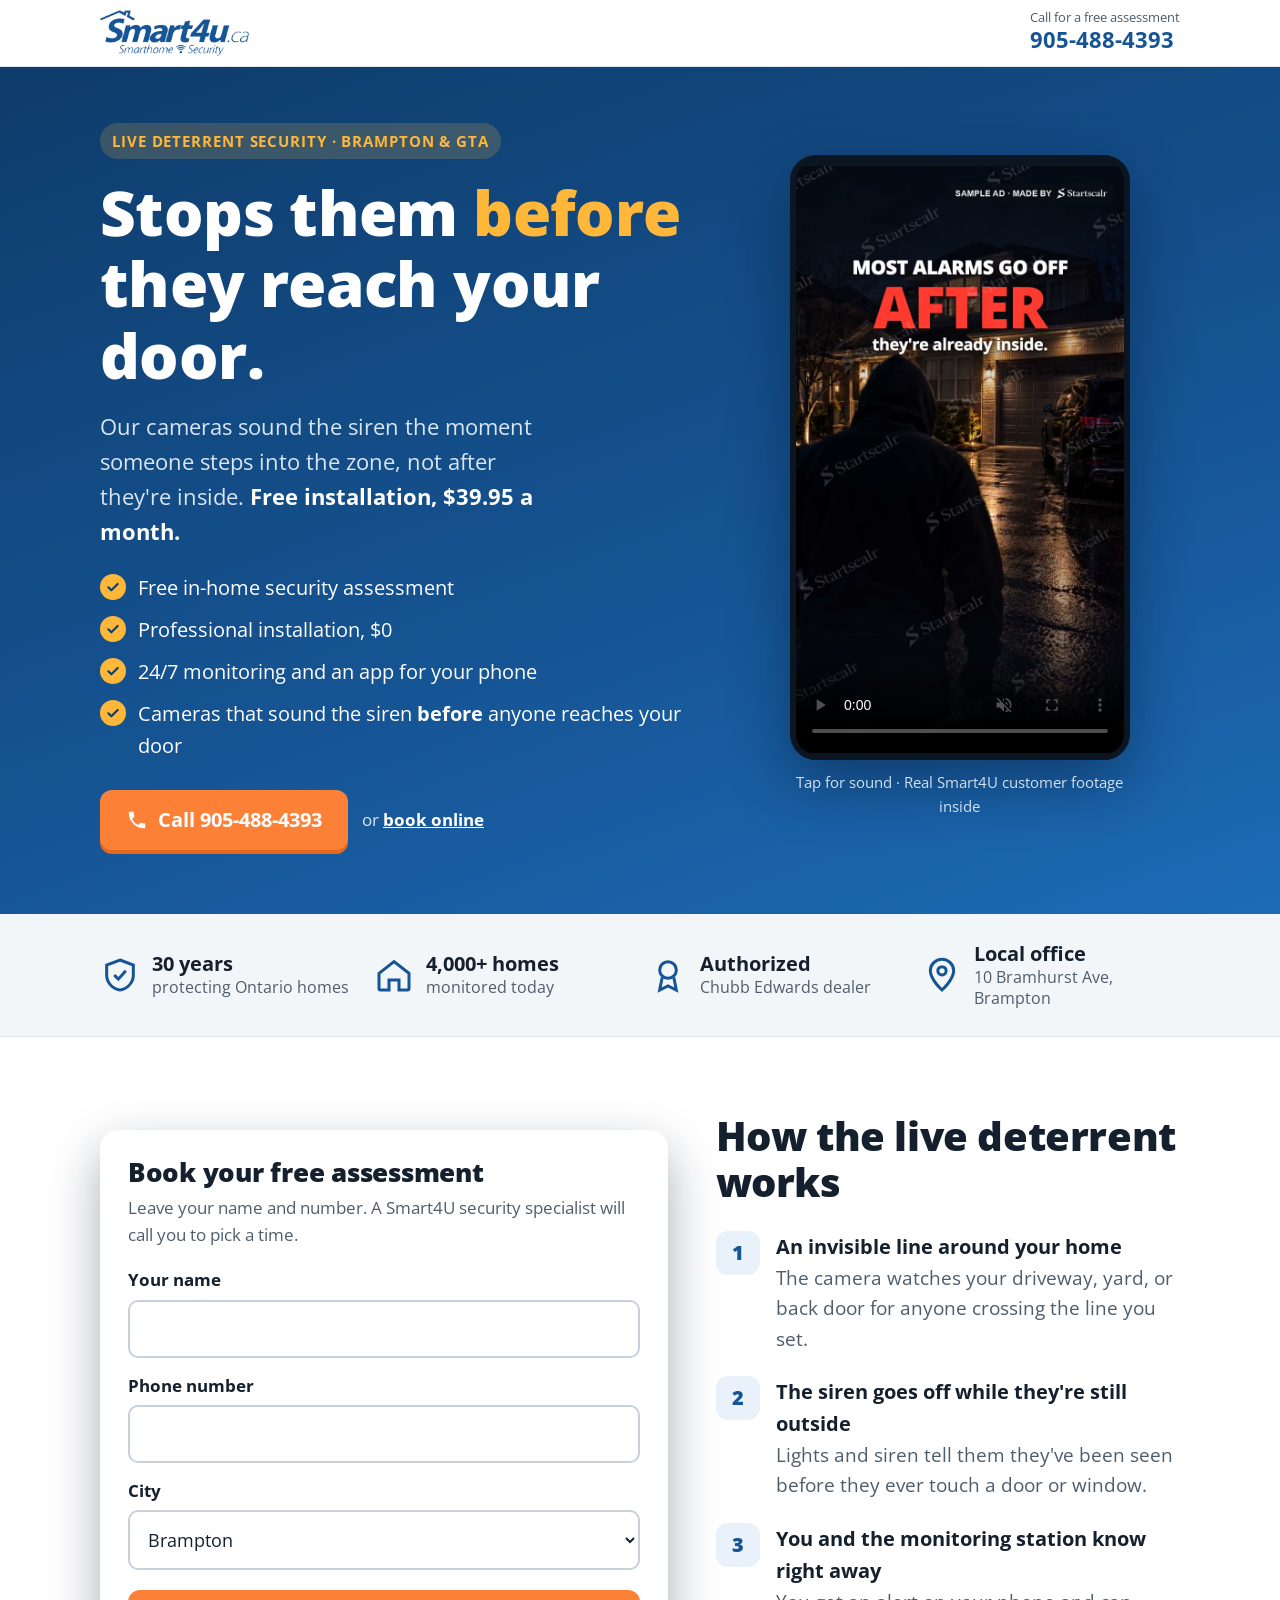
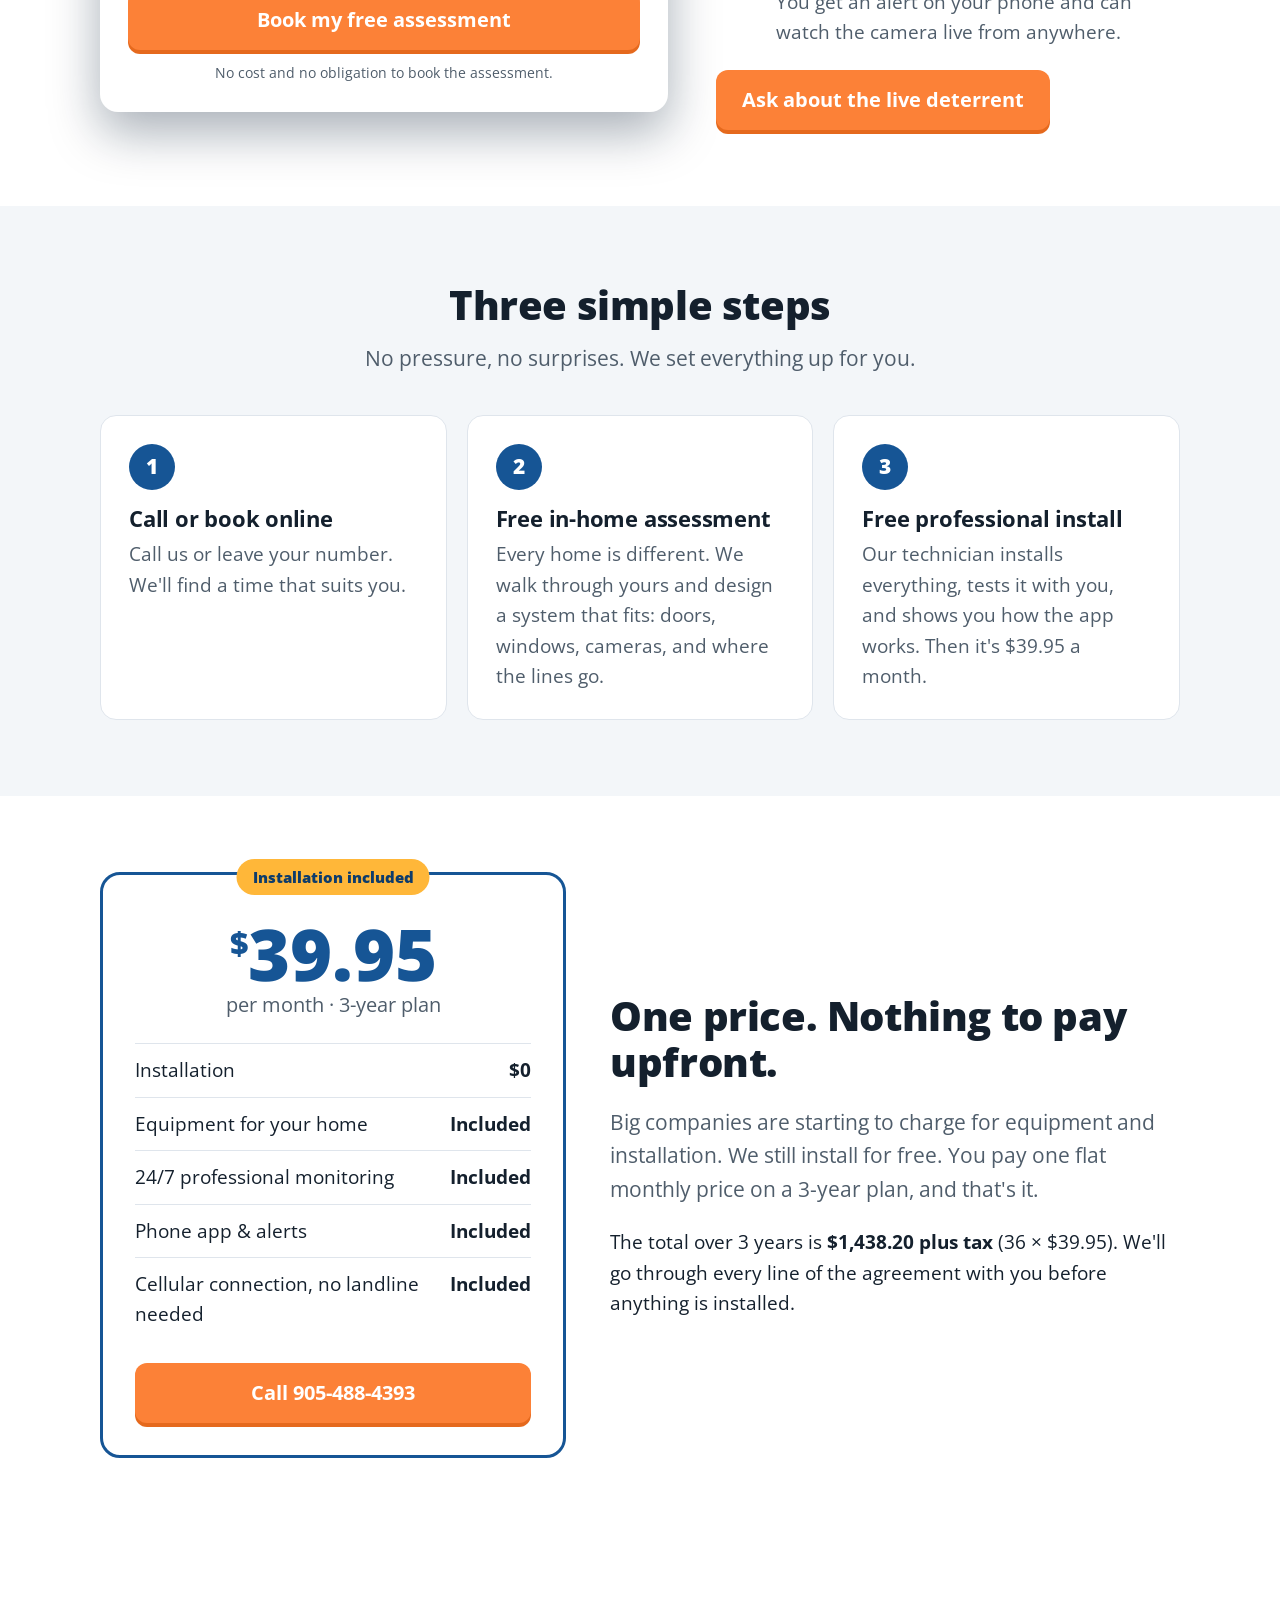
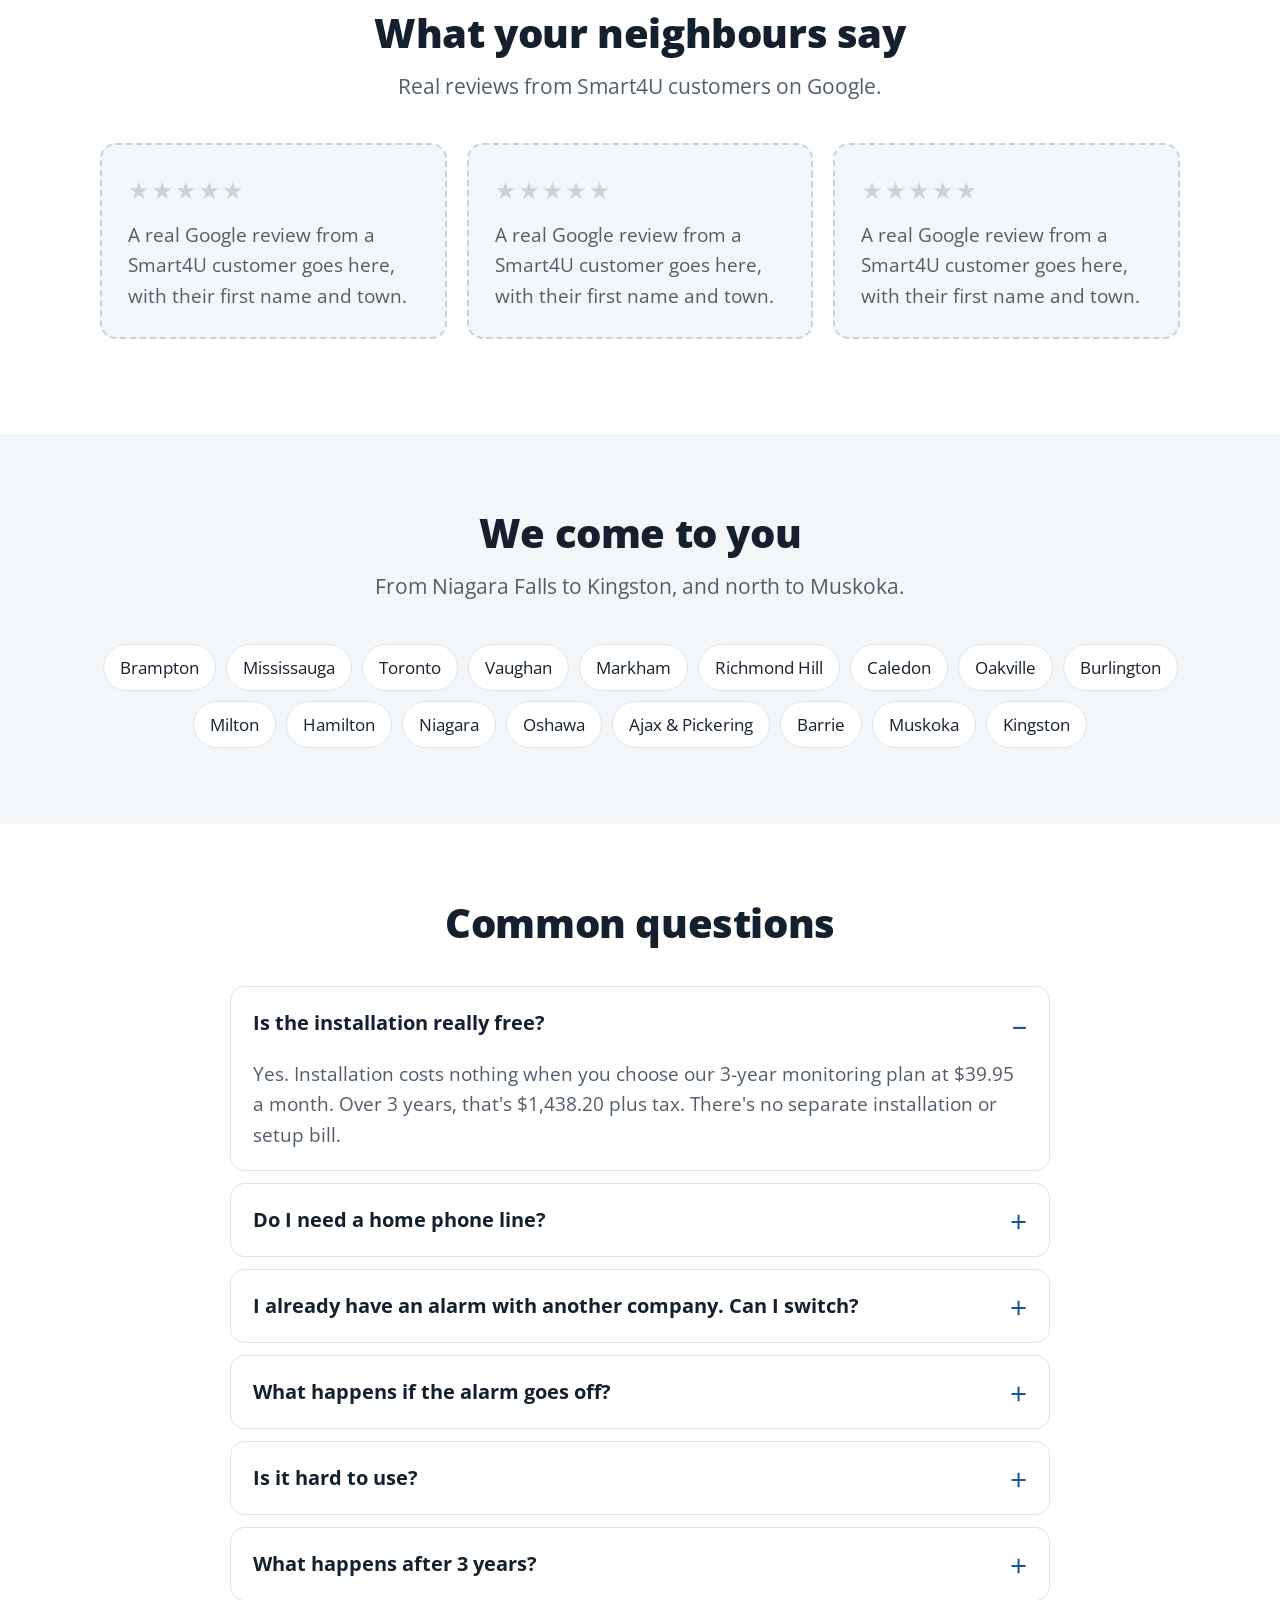
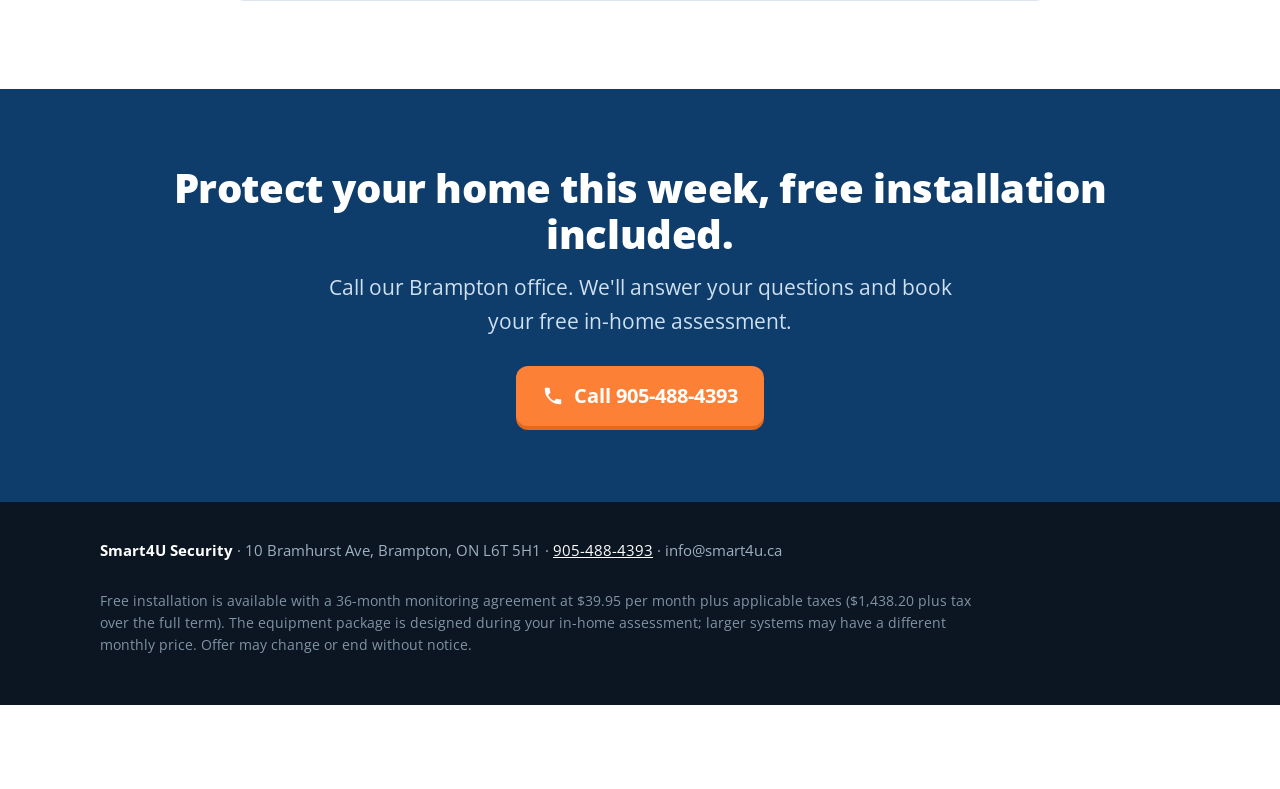
<file: index.html>
<!doctype html>
<html lang="en-CA">
<head>
<meta charset="utf-8">
<meta name="viewport" content="width=device-width, initial-scale=1">
<title>Free Home Security Installation | $39.95/mo | Smart4U Brampton & GTA</title>
<meta name="description" content="Get a monitored home security system installed free by Smart4U, a Brampton company. $39.95 a month on a 3-year plan. Live deterrent cameras sound the siren before they reach your door. Call 905-488-4393.">
<meta name="robots" content="noindex">
<link rel="preconnect" href="https://fonts.googleapis.com">
<link href="https://fonts.googleapis.com/css2?family=Open+Sans:wght@400;600;700;800&display=swap" rel="stylesheet">
<link rel="stylesheet" href="assets/lp.css?v=2">
</head>
<body class="hide-notes">

<header class="topbar">
  <div class="wrap">
    <img src="assets/smart4u-logo.png" alt="Smart4U Security" width="220" height="68">
    <a class="topcall" href="tel:+19054884393">
      <span><small>Call for a free assessment</small><b>905-488-4393</b></span>
    </a>
  </div>
</header>

<section class="hero">
  <div class="wrap">
    <div>
      <span class="eyebrow">Live deterrent security · Brampton &amp; GTA</span>
      <h1>Stops them <em>before</em> they reach your door.</h1>
      <p class="sub">Our cameras sound the siren the moment someone steps into the zone, not after they're inside. <b style="color:#fff">Free installation, $39.95 a month.</b></p>
      <ul class="checks">
        <li>Free in-home security assessment</li>
        <li>Professional installation, $0</li>
        <li>24/7 monitoring and an app for your phone</li>
        <li><span>Cameras that sound the siren <b>before</b> anyone reaches your door</span></li>
      </ul>
      <div class="hero-ctas">
        <a class="btn btn-call" href="tel:+19054884393"><svg viewBox="0 0 24 24" fill="currentColor"><path d="M6.6 10.8a15.1 15.1 0 0 0 6.6 6.6l2.2-2.2a1 1 0 0 1 1-.25 11.4 11.4 0 0 0 3.6.57 1 1 0 0 1 1 1V20a1 1 0 0 1-1 1A17 17 0 0 1 3 4a1 1 0 0 1 1-1h3.5a1 1 0 0 1 1 1c0 1.25.2 2.45.57 3.6a1 1 0 0 1-.25 1z"/></svg>Call 905-488-4393</a>
        <span class="alt">or <a href="#book">book online</a></span>
      </div>
      <span class="note">Demo note: price confirmed as $39.95 on the Oct 20 call. Confirm this is the base package and whether bigger homes cost more.</span>
    </div>

    <div class="hero-video">
      <video src="assets/video/live-deterrent-sample.mp4" poster="assets/video/live-deterrent-poster.jpg" controls playsinline muted autoplay loop preload="metadata"></video>
      <p>Tap for sound · Real Smart4U customer footage inside</p>
    </div>
  </div>
</section>

<div class="trust">
  <div class="wrap">
    <div><svg viewBox="0 0 24 24" fill="none" stroke="currentColor" stroke-width="1.8"><path d="M12 3l8 3v6c0 4.5-3.4 8.3-8 9-4.6-.7-8-4.5-8-9V6z"/><path d="M8.5 12l2.5 2.5 4.5-5"/></svg><span><b>30 years</b>protecting Ontario homes<br><span class="note">Confirm wording</span></span></div>
    <div><svg viewBox="0 0 24 24" fill="none" stroke="currentColor" stroke-width="1.8"><path d="M3 11l9-7 9 7v9a1 1 0 0 1-1 1h-5v-6H9v6H4a1 1 0 0 1-1-1z"/></svg><span><b>4,000+ homes</b>monitored today</span></div>
    <div><svg viewBox="0 0 24 24" fill="none" stroke="currentColor" stroke-width="1.8"><circle cx="12" cy="9" r="5"/><path d="M8.5 13.5L7 21l5-2.5 5 2.5-1.5-7.5"/></svg><span><b>Authorized</b>Chubb Edwards dealer</span></div>
    <div><svg viewBox="0 0 24 24" fill="none" stroke="currentColor" stroke-width="1.8"><path d="M12 21s-7-6.2-7-11.5a7 7 0 0 1 14 0C19 14.8 12 21 12 21z"/><circle cx="12" cy="9.5" r="2.5"/></svg><span><b>Local office</b>10 Bramhurst Ave, Brampton</span></div>
  </div>
</div>

<section class="deter">
  <div class="wrap">
    <div>
      <div class="card" id="book">
      <h2>Book your free assessment</h2>
      <p>Leave your name and number. A Smart4U security specialist will call you to pick a time.</p>
      <form data-lead>
        <label for="n1">Your name</label>
        <input id="n1" name="name" autocomplete="name" required>
        <label for="p1">Phone number</label>
        <input id="p1" name="phone" type="tel" autocomplete="tel" required>
        <label for="c1">City</label>
        <select id="c1" name="city">
          <option>Brampton</option><option>Mississauga</option><option>Toronto</option><option>Vaughan</option>
          <option>Oakville / Burlington</option><option>Hamilton / Niagara</option><option>Durham Region</option><option>Somewhere else</option>
        </select>
        <button class="btn btn-call" type="submit">Book my free assessment</button>
        <p class="small">No cost and no obligation to book the assessment.</p>
      </form>
      <div class="thanks"><b>Thank you, we got it.</b>A Smart4U specialist will call you shortly. Rather talk now? Call <a href="tel:+19054884393">905-488-4393</a>.</div>
    </div>
    </div>
    <div>
      <h2>How the live deterrent works</h2>
      <ul class="points">
        <li><span class="num">1</span><div><b>An invisible line around your home</b><span>The camera watches your driveway, yard, or back door for anyone crossing the line you set.</span></div></li>
        <li><span class="num">2</span><div><b>The siren goes off while they're still outside</b><span>Lights and siren tell them they've been seen before they ever touch a door or window.</span></div></li>
        <li><span class="num">3</span><div><b>You and the monitoring station know right away</b><span>You get an alert on your phone and can watch the camera live from anywhere.</span></div></li>
      </ul>
      <a class="btn btn-call" href="tel:+19054884393">Ask about the live deterrent</a>
    </div>
  </div>
</section>

<section class="steps">
  <div class="wrap">
    <div class="center"><h2>Three simple steps</h2><p class="lede">No pressure, no surprises. We set everything up for you.</p></div>
    <div class="grid">
      <div class="step"><div class="n">1</div><h3>Call or book online</h3><p>Call us or leave your number. We'll find a time that suits you.</p></div>
      <div class="step"><div class="n">2</div><h3>Free in-home assessment</h3><p>Every home is different. We walk through yours and design a system that fits: doors, windows, cameras, and where the lines go.</p></div>
      <div class="step"><div class="n">3</div><h3>Free professional install</h3><p>Our technician installs everything, tests it with you, and shows you how the app works. Then it's $39.95 a month.</p></div>
    </div>
  </div>
</section>

<section class="price">
  <div class="wrap">
    <div class="pricebox">
      <span class="flag">Installation included</span>
      <div class="amt"><sup>$</sup>39.95</div>
      <div class="per">per month · 3-year plan</div>
      <ul>
        <li><span>Installation</span><b>$0</b></li>
        <li><span>Equipment for your home</span><b>Included</b></li>
        <li><span>24/7 professional monitoring</span><b>Included</b></li>
        <li><span>Phone app &amp; alerts</span><b>Included</b></li>
        <li><span>Cellular connection, no landline needed</span><b>Included</b></li>
      </ul>
      <a class="btn btn-call" href="tel:+19054884393">Call 905-488-4393</a>
    </div>
    <div>
      <h2>One price. Nothing to pay upfront.</h2>
      <p class="lede">Big companies are starting to charge for equipment and installation. We still install for free. You pay one flat monthly price on a 3-year plan, and that's it.</p>
      <p>The total over 3 years is <b>$1,438.20 plus tax</b> (36 × $39.95). We'll go through every line of the agreement with you before anything is installed.</p>
      <span class="note">Demo note: "Big companies starting to charge" is from Fabián's call. Confirm what's included at $39.95, early-cancellation terms, and who owns the equipment after 36 months. Showing the total cost keeps the "free" claim compliant.</span>
    </div>
  </div>
</section>

<section class="reviews">
  <div class="wrap">
    <div class="center"><h2>What your neighbours say</h2><p class="lede">Real reviews from Smart4U customers on Google.</p></div>
    <div class="grid">
      <div class="review"><div class="stars">★★★★★</div><p>A real Google review from a Smart4U customer goes here, with their first name and town.</p></div>
      <div class="review"><div class="stars">★★★★★</div><p>A real Google review from a Smart4U customer goes here, with their first name and town.</p></div>
      <div class="review"><div class="stars">★★★★★</div><p>A real Google review from a Smart4U customer goes here, with their first name and town.</p></div>
    </div>
    <p style="text-align:center"><span class="note">Demo note: pulled live from Smart4U's Google Business Profile. Placeholders only, no made-up reviews.</span></p>
  </div>
</section>

<section class="area">
  <div class="wrap">
    <div class="center"><h2>We come to you</h2><p class="lede">From Niagara Falls to Kingston, and north to Muskoka.</p></div>
    <div class="chips">
      <span>Brampton</span><span>Mississauga</span><span>Toronto</span><span>Vaughan</span><span>Markham</span><span>Richmond Hill</span><span>Caledon</span><span>Oakville</span><span>Burlington</span><span>Milton</span><span>Hamilton</span><span>Niagara</span><span>Oshawa</span><span>Ajax &amp; Pickering</span><span>Barrie</span><span>Muskoka</span><span>Kingston</span>
    </div>
  </div>
</section>

<section>
  <div class="wrap">
    <div class="center"><h2>Common questions</h2></div>
    <div class="faq">
      <details open><summary>Is the installation really free?</summary><p>Yes. Installation costs nothing when you choose our 3-year monitoring plan at $39.95 a month. Over 3 years, that's $1,438.20 plus tax. There's no separate installation or setup bill.</p></details>
      <details><summary>Do I need a home phone line?</summary><p>No. Our systems connect over a cellular signal, so they keep working without a landline.</p></details>
      <details><summary>I already have an alarm with another company. Can I switch?</summary><p>Usually, yes. Tell us who your provider is and when your contract ends. We'll look at your current system and tell you honestly when switching makes sense.</p></details>
      <details><summary>What happens if the alarm goes off?</summary><p>The monitoring station is alerted right away, 24 hours a day, and you get a notification on your phone. With the live deterrent cameras, the siren can go off before anyone reaches your door. <span class="note">Confirm monitoring station name for this answer</span></p></details>
      <details><summary>Is it hard to use?</summary><p>No. Our technician shows you everything on install day, and you can arm or disarm from the keypad or your phone. If you get stuck, call us at 905-488-4393.</p></details>
      <details><summary>What happens after 3 years?</summary><p>We'll contact you before your plan ends to go over your options. <span class="note">Confirm with Smart4U: month-to-month rate, equipment ownership, upgrade offer</span></p></details>
    </div>
  </div>
</section>

<section class="final">
  <div class="wrap">
    <h2>Protect your home this week, free installation included.</h2>
    <p class="lede">Call our Brampton office. We'll answer your questions and book your free in-home assessment.</p>
    <a class="btn btn-call" href="tel:+19054884393"><svg viewBox="0 0 24 24" fill="currentColor"><path d="M6.6 10.8a15.1 15.1 0 0 0 6.6 6.6l2.2-2.2a1 1 0 0 1 1-.25 11.4 11.4 0 0 0 3.6.57 1 1 0 0 1 1 1V20a1 1 0 0 1-1 1A17 17 0 0 1 3 4a1 1 0 0 1 1-1h3.5a1 1 0 0 1 1 1c0 1.25.2 2.45.57 3.6a1 1 0 0 1-.25 1z"/></svg>Call 905-488-4393</a>
  </div>
</section>

<footer>
  <div class="wrap">
    <div><b>Smart4U Security</b> · 10 Bramhurst Ave, Brampton, ON L6T 5H1 · <a href="tel:+19054884393" style="color:#fff">905-488-4393</a> · info@smart4u.ca</div>
    <p class="fine">Free installation is available with a 36-month monitoring agreement at $39.95 per month plus applicable taxes ($1,438.20 plus tax over the full term). The equipment package is designed during your in-home assessment; larger systems may have a different monthly price. <span class="note">Confirm full terms (cancellation, credit check, equipment ownership) before launch</span> Offer may change or end without notice.</p>
  </div>
</footer>

<div class="callbar"><a class="btn btn-call" href="tel:+19054884393">Call 905-488-4393</a></div>
<button class="notes-toggle" type="button" hidden>Show demo notes</button>
<script src="assets/lp.js"></script>
</body>
</html>
</file>
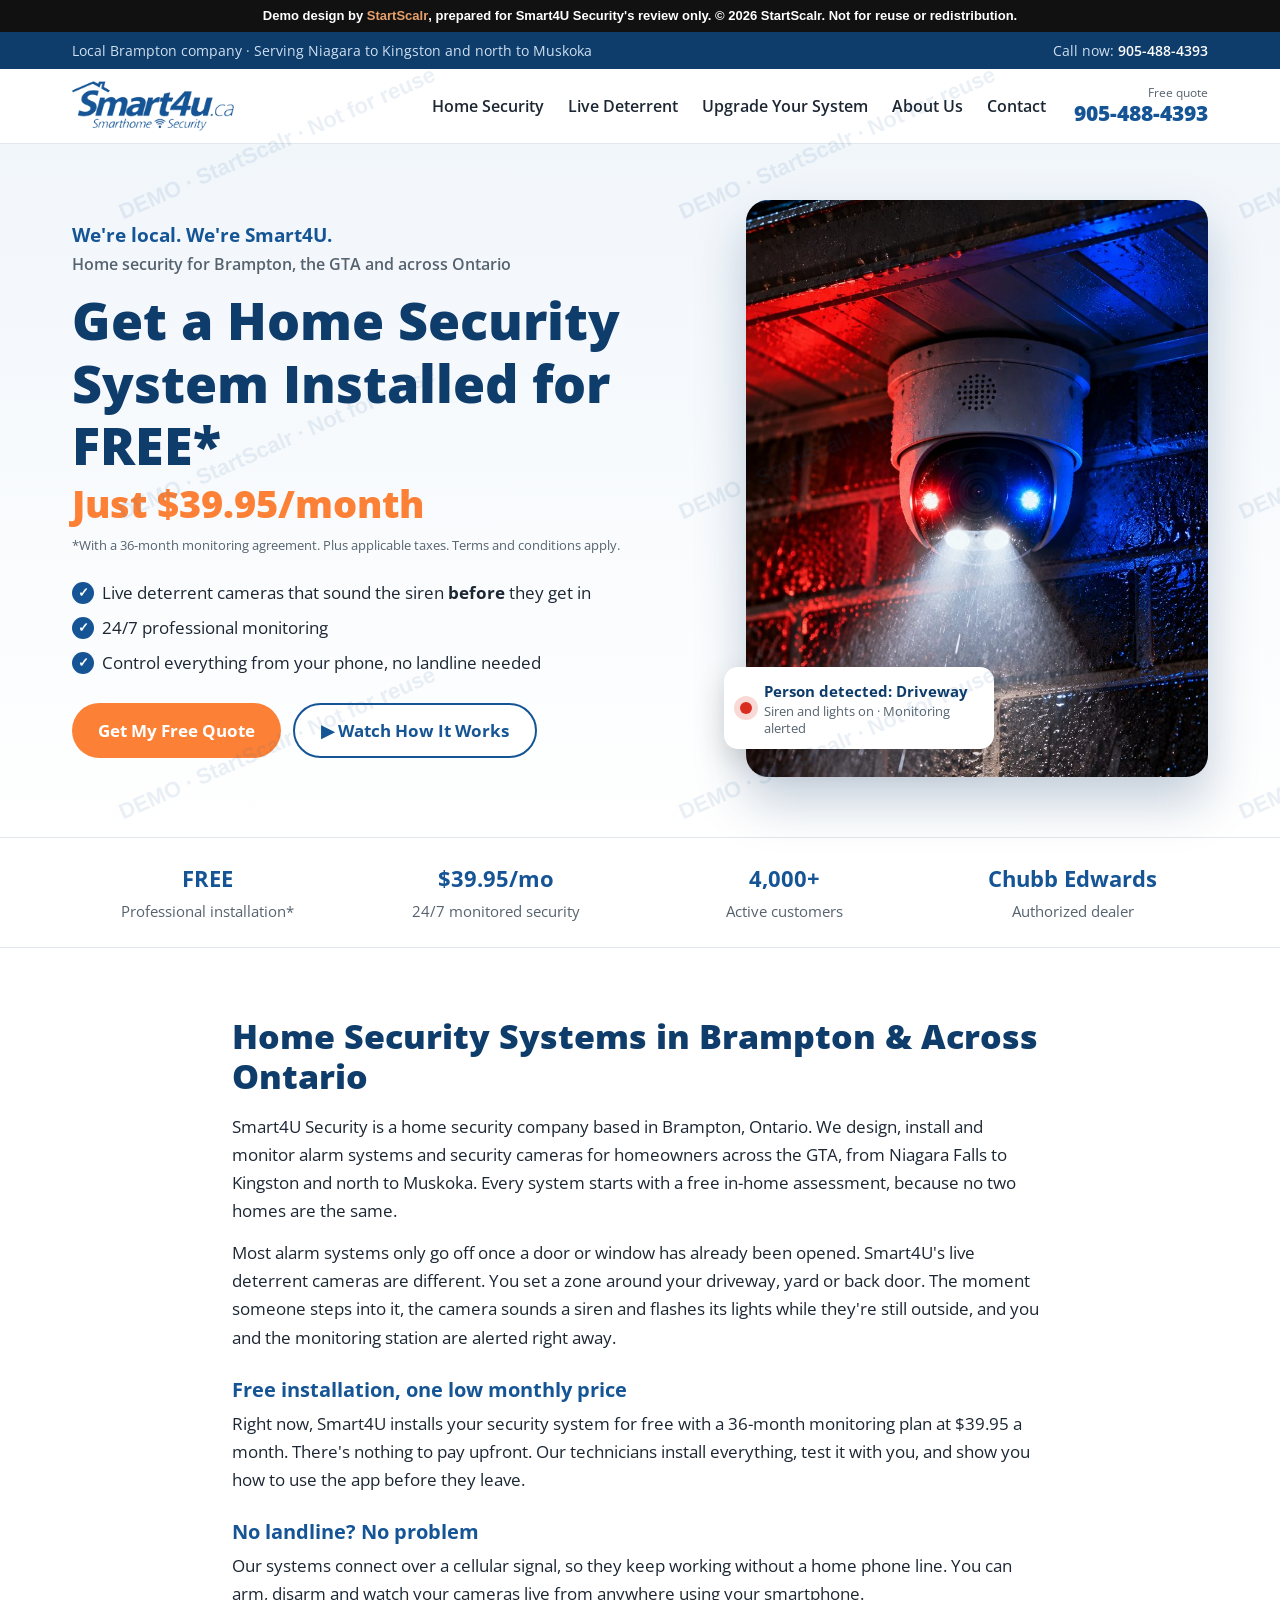
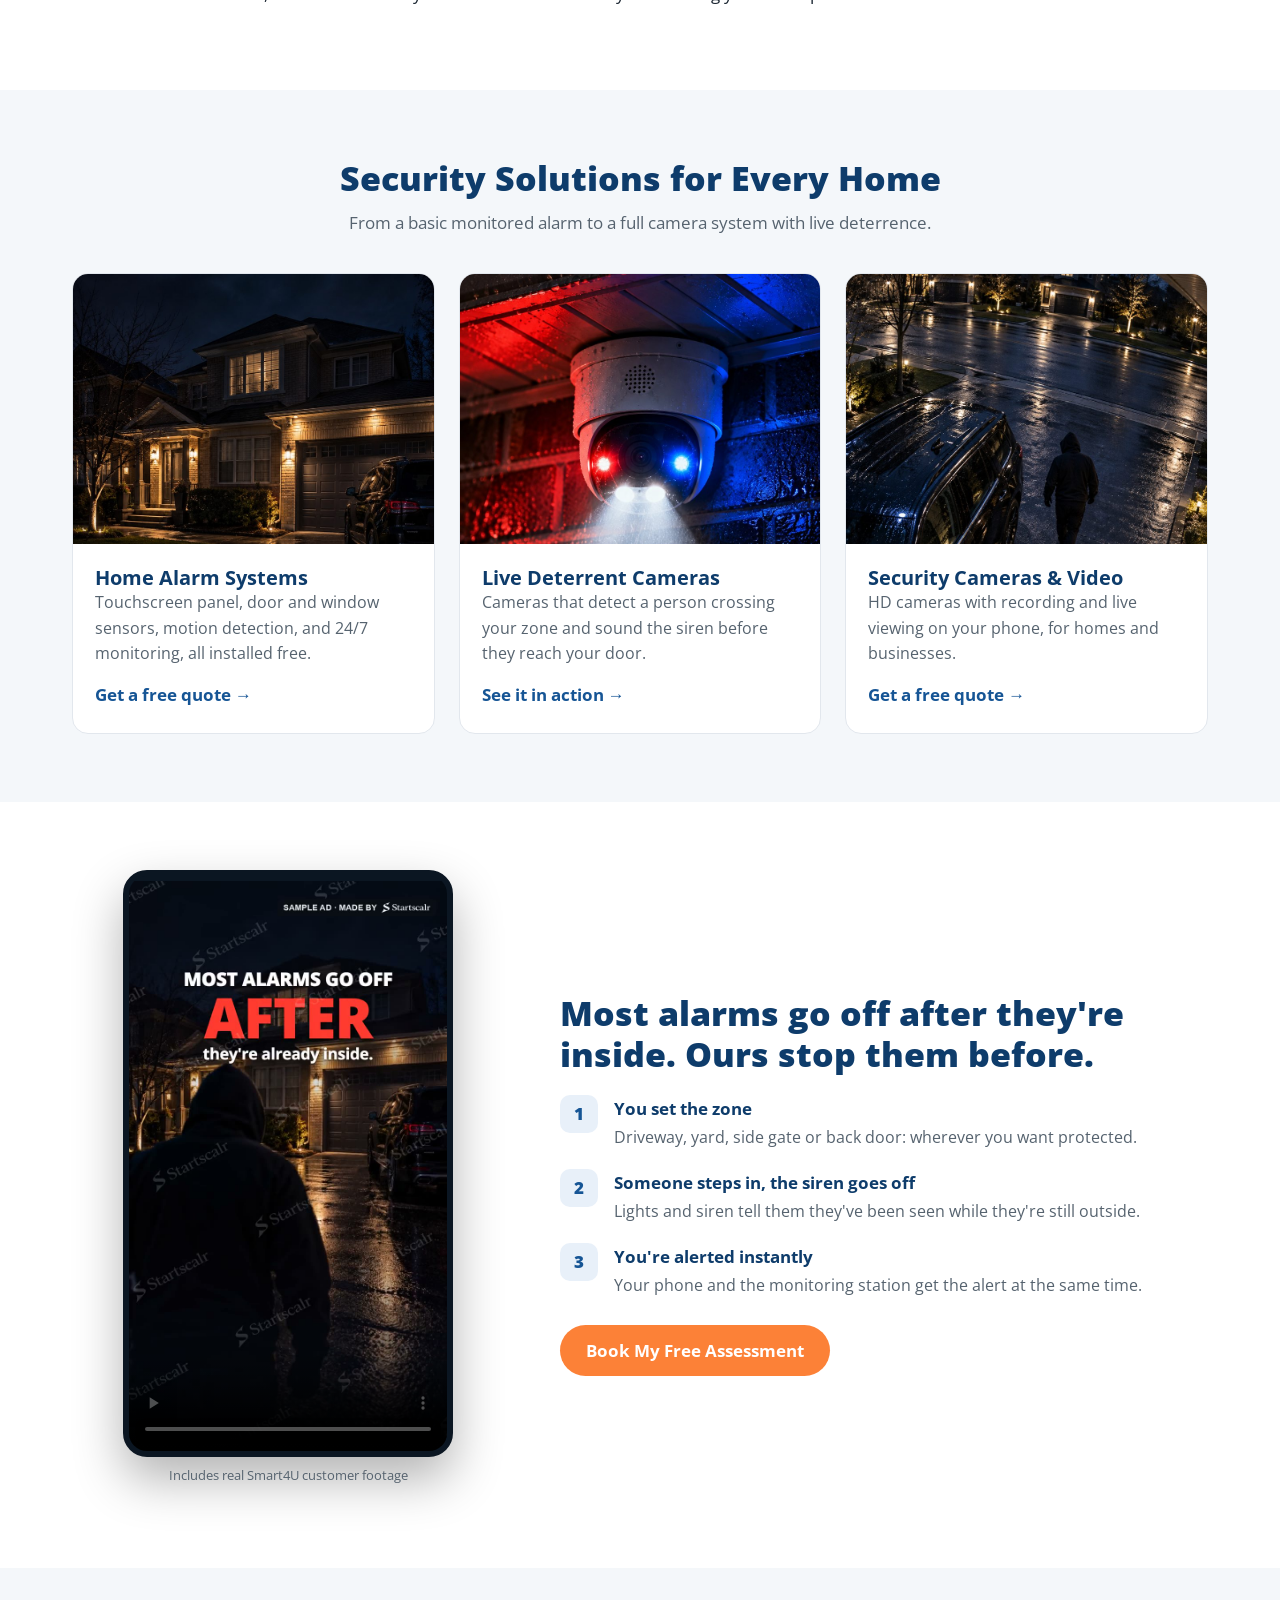
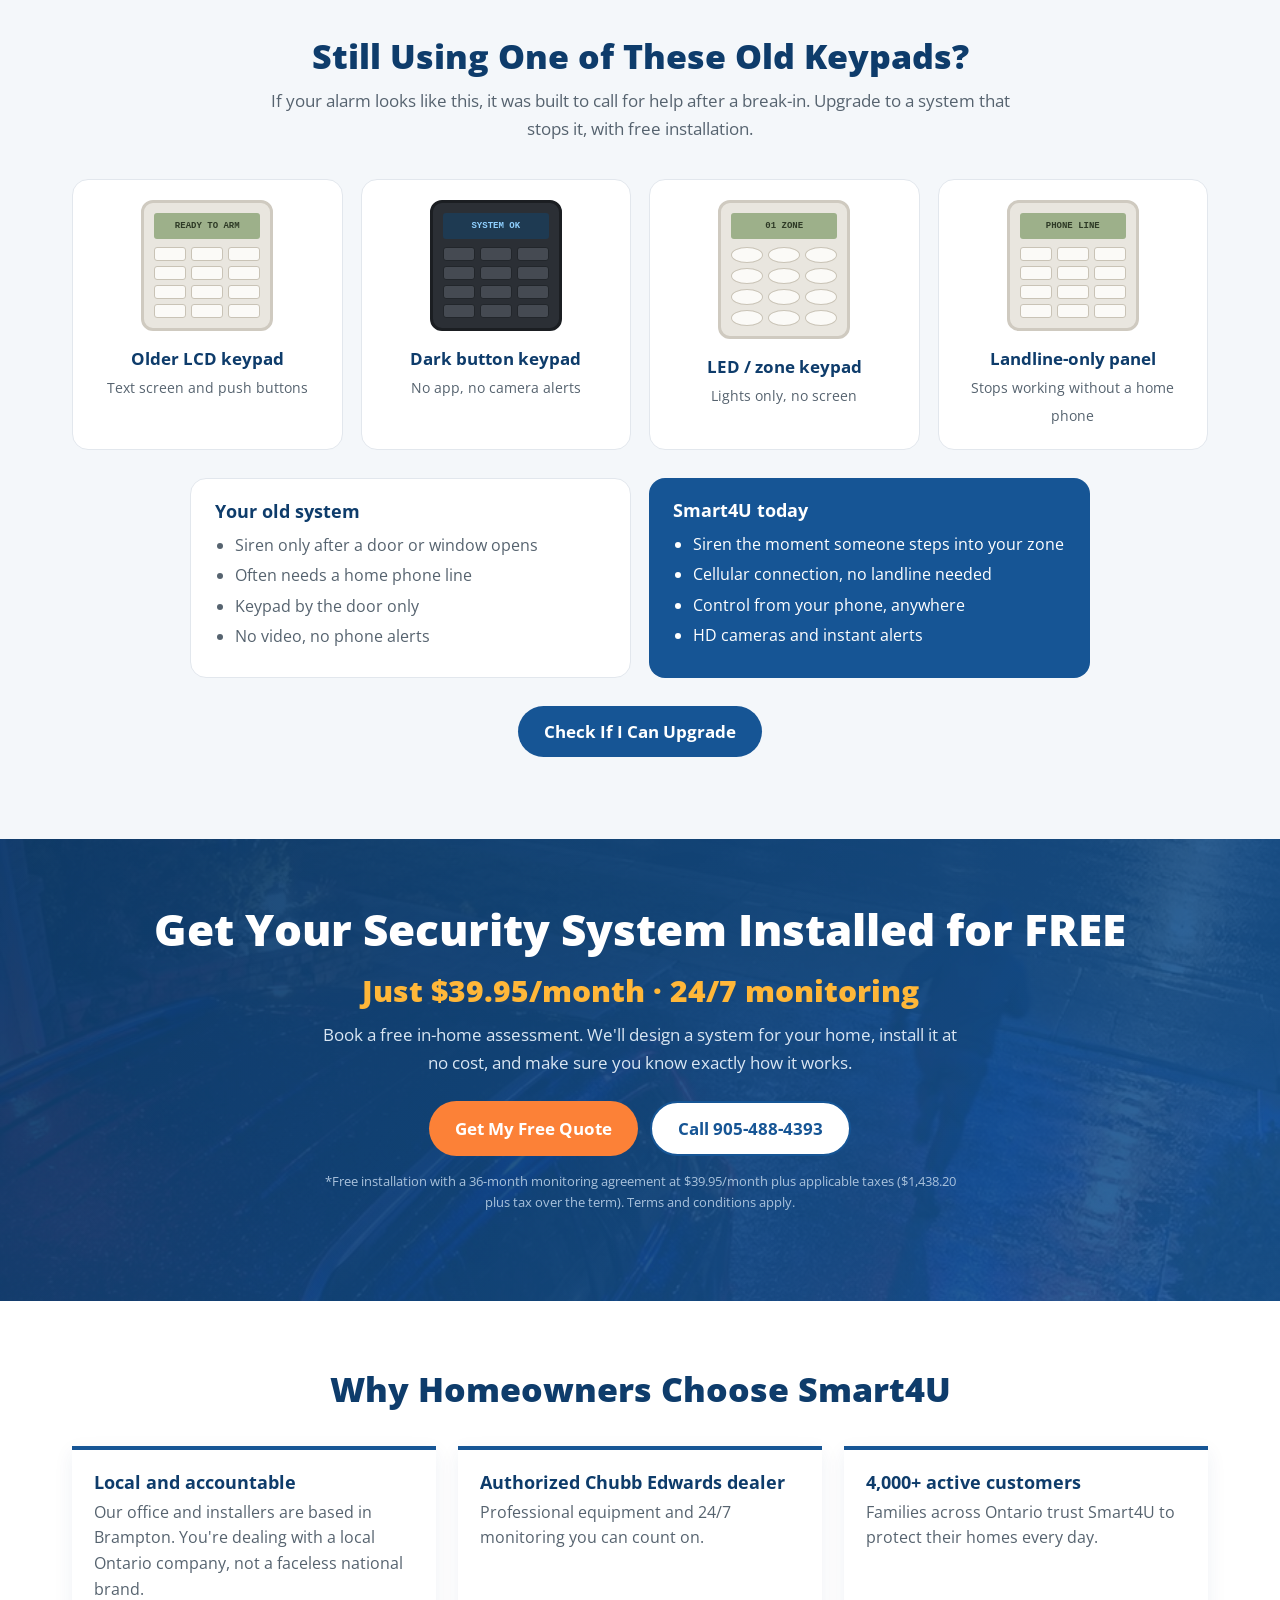
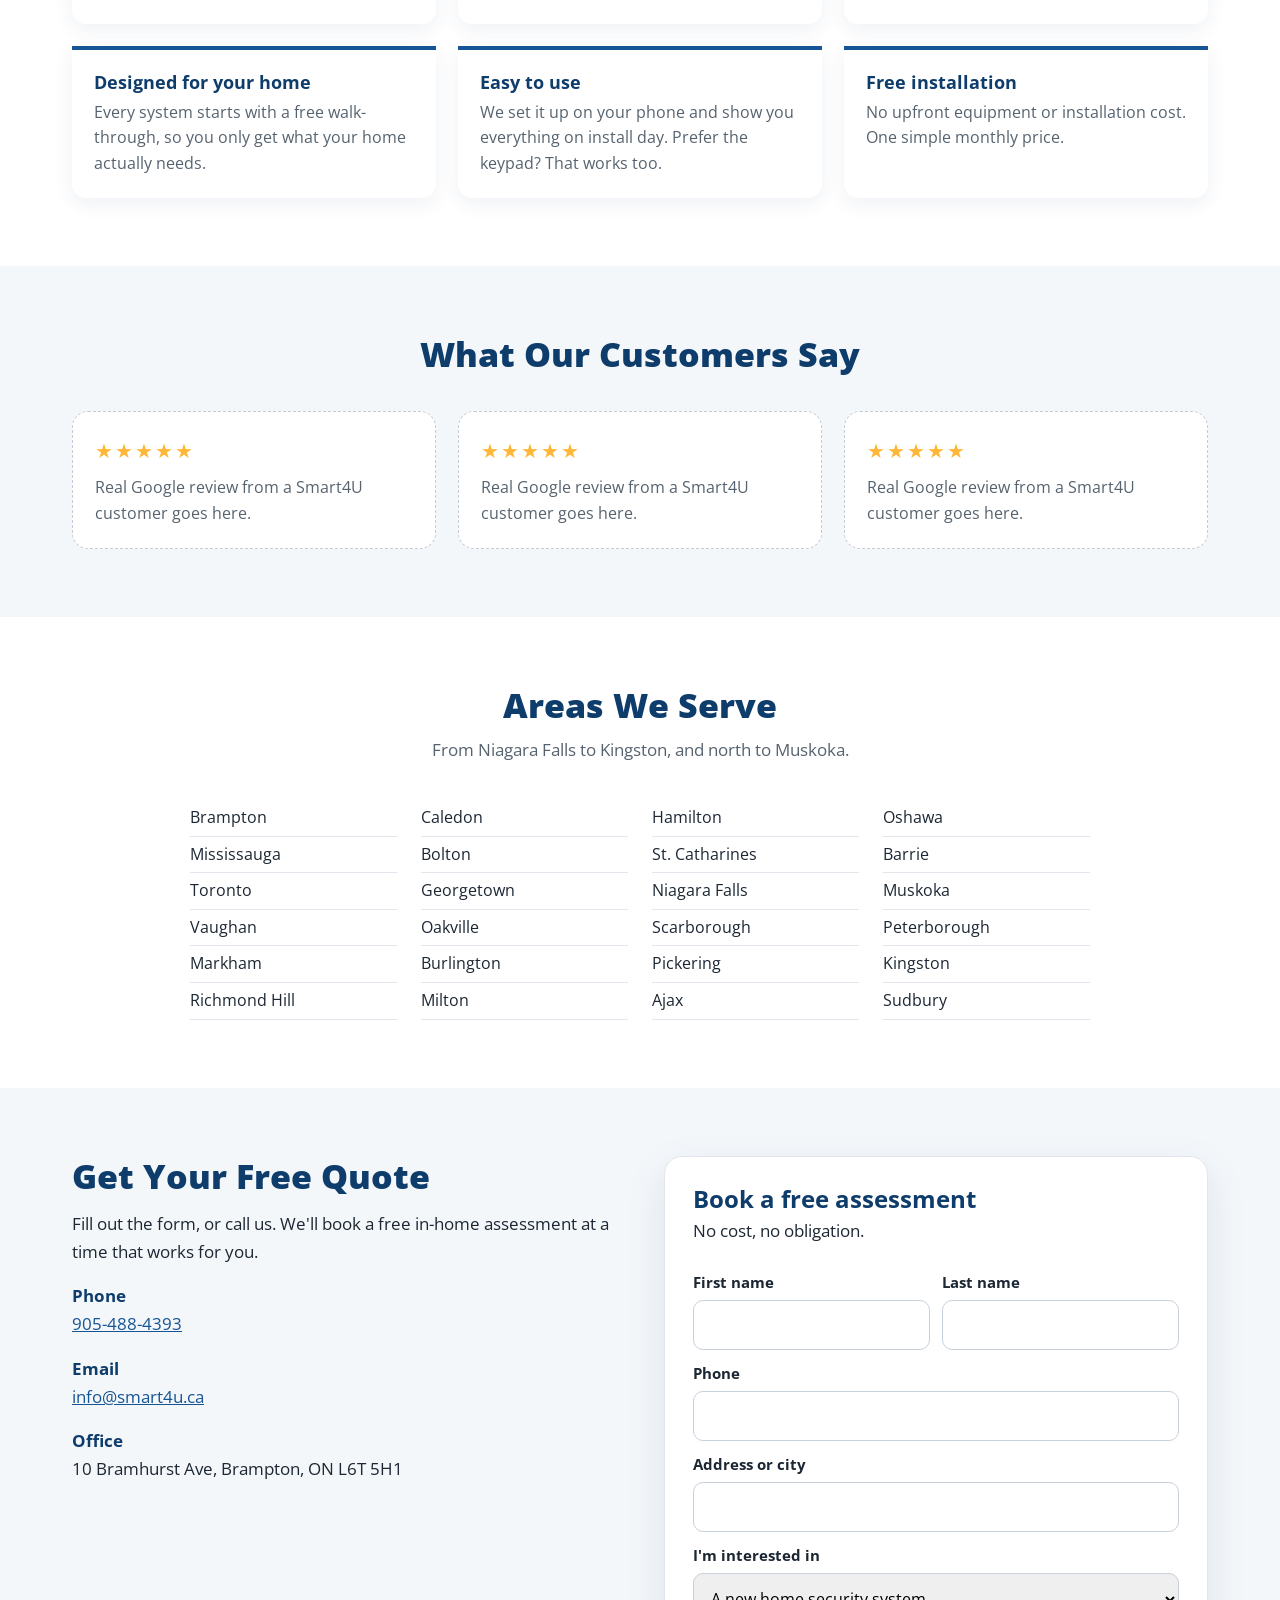
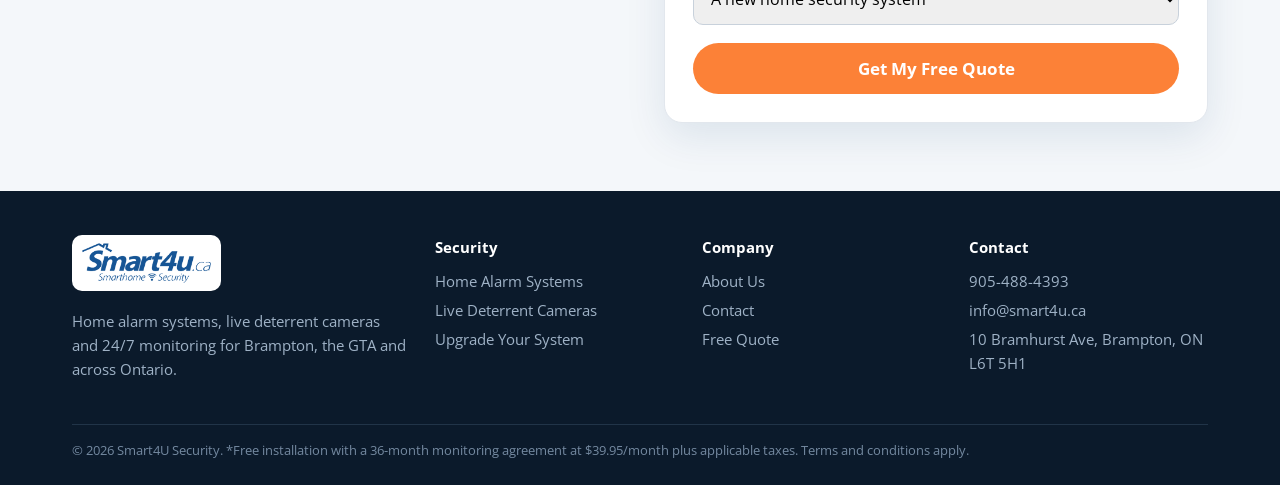
<file: website/index.html>
<!doctype html>
<html lang="en-CA">
<head>
<meta charset="utf-8">
<meta name="viewport" content="width=device-width, initial-scale=1">
<title>Smart4U Security | Home Alarm Systems & Live Deterrent Cameras | Brampton & GTA</title>
<meta name="description" content="Smart4U Security, Brampton. Get a free home alarm system installed with 24/7 monitoring from $39.95/month. Live deterrent cameras that stop intruders before they get in. Call 905-488-4393.">
<meta name="robots" content="noindex">
<link rel="preconnect" href="https://fonts.googleapis.com">
<link href="https://fonts.googleapis.com/css2?family=Open+Sans:wght@400;600;700;800&display=swap" rel="stylesheet">
<style>
:root{--blue:#165595;--navy:#0e3c6b;--ink:#1c2733;--muted:#56636f;--line:#e2e7ed;--soft:#f4f7fa;--orange:#fc8137;--orange-d:#e2681f;--yellow:#ffb739;--red:#d92d20}
*{box-sizing:border-box}
body{margin:0;font:17px/1.65 "Open Sans",Arial,sans-serif;color:var(--ink);background:#fff}
img{max-width:100%;display:block}
a{color:var(--blue)}
.wrap{max-width:1180px;margin:0 auto;padding:0 22px}
h1,h2,h3{line-height:1.2;margin:0;color:var(--navy)}
h2{font-size:clamp(26px,3.2vw,34px);font-weight:800}
h3{font-size:20px;font-weight:700}
p{margin:0 0 14px}
.btn{display:inline-flex;align-items:center;justify-content:center;gap:8px;font:700 17px "Open Sans",sans-serif;padding:14px 26px;border-radius:999px;text-decoration:none;border:0;cursor:pointer}
.btn-o{background:var(--orange);color:#fff}.btn-o:hover{background:var(--orange-d)}
.btn-b{background:var(--blue);color:#fff}.btn-b:hover{background:var(--navy)}
.btn-w{background:#fff;color:var(--blue);border:2px solid var(--blue)}

.util{background:var(--navy);color:#cfe0f1;font-size:14px}
.util .wrap{display:flex;justify-content:space-between;gap:12px;padding-top:7px;padding-bottom:7px}
.util a{color:#fff;text-decoration:none;font-weight:600}
header{position:sticky;top:0;z-index:20;background:#fff;border-bottom:1px solid var(--line)}
header .wrap{display:flex;align-items:center;gap:28px;padding-top:12px;padding-bottom:12px}
header img{height:50px;width:auto}
nav{display:flex;gap:24px;margin-left:auto;font-weight:600;font-size:15.5px}
nav a{color:var(--ink);text-decoration:none}nav a:hover{color:var(--blue)}
.hcall{text-align:right;line-height:1.2}
.hcall small{display:block;font-size:12px;color:var(--muted)}
.hcall a{font-size:21px;font-weight:800;color:var(--blue);text-decoration:none}

.hero{background:linear-gradient(180deg,#f1f6fb 0%,#fff 100%);padding:56px 0 60px}
.hero .wrap{display:grid;grid-template-columns:1.15fr .85fr;gap:50px;align-items:center}
.tagline{font-weight:700;color:var(--blue);font-size:19px;margin-bottom:12px}
.tagline span{display:block;color:var(--muted);font-weight:600;font-size:16px}
.hero h1{font-size:clamp(34px,4.6vw,52px);font-weight:800;margin-bottom:6px}
.hero .big{font-size:clamp(26px,3.4vw,38px);font-weight:800;color:var(--orange);line-height:1.15;margin-bottom:10px}
.hero .fine{font-size:12.5px;color:var(--muted);margin:0 0 22px}
.hero ul{list-style:none;padding:0;margin:0 0 26px}
.hero li{padding-left:30px;position:relative;margin:7px 0}
.hero li::before{content:"✓";position:absolute;left:0;top:0;width:22px;height:22px;border-radius:50%;background:var(--blue);color:#fff;font-size:13px;font-weight:800;display:flex;align-items:center;justify-content:center;margin-top:3px}
.ctas{display:flex;flex-wrap:wrap;gap:12px}
.heroimg{position:relative}
.heroimg img{border-radius:22px;box-shadow:0 24px 50px rgba(14,60,107,.25);aspect-ratio:4/5;object-fit:cover;width:100%}
.badge{position:absolute;left:-22px;bottom:28px;background:#fff;border-radius:14px;padding:12px 16px;box-shadow:0 12px 30px rgba(0,0,0,.15);display:flex;gap:12px;align-items:center;max-width:270px}
.badge b{display:block;color:var(--navy);font-size:15px}.badge span{font-size:13px;color:var(--muted);line-height:1.3;display:block}
.dot{width:12px;height:12px;border-radius:50%;background:var(--red);flex:none;box-shadow:0 0 0 6px rgba(217,45,32,.18)}

.strip{border-top:1px solid var(--line);border-bottom:1px solid var(--line);background:#fff}
.strip .wrap{display:grid;grid-template-columns:repeat(4,1fr);gap:18px;padding-top:22px;padding-bottom:22px;text-align:center}
.strip b{display:block;font-size:22px;color:var(--blue)}.strip span{font-size:14.5px;color:var(--muted)}

section{padding:68px 0}
.intro{max-width:860px;margin:0 auto}
.intro h2{margin-bottom:16px}
.intro h3{margin:26px 0 8px;color:var(--blue)}
.soft{background:var(--soft)}
.center{text-align:center;max-width:760px;margin:0 auto 36px}
.center p{color:var(--muted);margin-top:10px}
.cards{display:grid;grid-template-columns:repeat(3,1fr);gap:24px}
.card{background:#fff;border:1px solid var(--line);border-radius:16px;overflow:hidden;display:flex;flex-direction:column}
.card img{aspect-ratio:4/3;object-fit:cover;width:100%}
.card div{padding:22px 22px 24px;display:flex;flex-direction:column;flex:1}
.card p{color:var(--muted);font-size:15.5px;flex:1}
.card a{font-weight:700;text-decoration:none}

.deter .wrap{display:grid;grid-template-columns:.8fr 1.2fr;gap:56px;align-items:center}
.vid{max-width:330px;margin:0 auto}
.vid video{width:100%;aspect-ratio:9/16;border-radius:24px;border:6px solid #0b1622;background:#0b1622;box-shadow:0 22px 50px rgba(0,0,0,.3);display:block}
.vid p{text-align:center;font-size:13px;color:var(--muted);margin-top:8px}
.steps{list-style:none;padding:0;margin:20px 0 26px;counter-reset:s}
.steps li{counter-increment:s;padding-left:54px;position:relative;margin:0 0 18px}
.steps li::before{content:counter(s);position:absolute;left:0;top:0;width:38px;height:38px;border-radius:10px;background:#e8f0f9;color:var(--blue);font-weight:800;display:flex;align-items:center;justify-content:center}
.steps b{display:block;color:var(--navy)}
.steps span{color:var(--muted);font-size:15.5px}

.keys{display:grid;grid-template-columns:repeat(4,1fr);gap:18px;margin-bottom:28px}
.key{background:#fff;border:1px solid var(--line);border-radius:16px;padding:20px;text-align:center}
.pad{margin:0 auto 14px;width:132px;background:#e9e6df;border:3px solid #cfcac0;border-radius:12px;padding:10px}
.pad .lcd{background:#9db08a;height:26px;border-radius:3px;margin-bottom:8px;font:600 9px monospace;color:#2e3a26;display:flex;align-items:center;justify-content:center}
.pad .grid{display:grid;grid-template-columns:repeat(3,1fr);gap:5px}
.pad .grid i{height:14px;background:#fbfaf7;border:1px solid #c9c3b6;border-radius:3px}
.pad.dark{background:#2b2f35;border-color:#1b1e22}.pad.dark .grid i{background:#454a52;border-color:#22262b}.pad.dark .lcd{background:#1e3a52;color:#8fd0ff}
.pad.round .grid i{border-radius:50%;height:16px}
.key b{display:block;color:var(--navy)}.key span{font-size:14px;color:var(--muted)}
.compare{display:grid;grid-template-columns:1fr 1fr;gap:18px;max-width:900px;margin:0 auto 28px}
.compare div{border-radius:16px;padding:22px 24px}
.old{background:#fff;border:1px solid var(--line)}.new{background:var(--blue);color:#fff}
.compare h3{margin-bottom:10px;font-size:18px}.new h3{color:#fff}
.compare ul{margin:0;padding-left:20px}.compare li{margin:5px 0;font-size:15.5px}
.old li{color:var(--muted)}

.offer{background:linear-gradient(120deg,rgba(14,60,107,.95),rgba(22,85,149,.88)),url(img/band.jpg) center/cover;color:#fff;text-align:center;padding:64px 0}
.offer h2{color:#fff;font-size:clamp(28px,4vw,44px)}
.offer .price{font-size:clamp(22px,3vw,30px);font-weight:800;color:var(--yellow);margin:10px 0 6px}
.offer p{color:#d9e6f3;max-width:640px;margin:0 auto 24px}
.offer .fine{font-size:12.5px;color:#a9c2dc;margin-top:16px}

.why{display:grid;grid-template-columns:repeat(3,1fr);gap:22px}
.why div{border-top:4px solid var(--blue);background:#fff;padding:22px;border-radius:0 0 14px 14px;box-shadow:0 6px 20px rgba(14,60,107,.07)}
.why h3{font-size:18px;margin-bottom:6px}.why p{color:var(--muted);font-size:15.5px;margin:0}

.revs{display:grid;grid-template-columns:repeat(3,1fr);gap:22px}
.rev{background:#fff;border:1px dashed #c3ccd6;border-radius:16px;padding:22px}
.rev .st{color:var(--yellow);font-size:20px;letter-spacing:2px}.rev p{color:var(--muted);font-size:15.5px;margin:8px 0 0}

.areas{columns:4;column-gap:24px;max-width:900px;margin:0 auto;padding:0;list-style:none}
.areas li{padding:5px 0;border-bottom:1px solid var(--line);font-size:15.5px}

.contact .wrap{display:grid;grid-template-columns:1fr 1fr;gap:48px;align-items:start}
.form{background:#fff;border:1px solid var(--line);border-radius:18px;padding:28px;box-shadow:0 14px 40px rgba(14,60,107,.1)}
.form h3{font-size:24px;margin-bottom:4px}.form>p{color:var(--muted);font-size:15px}
.row{display:grid;grid-template-columns:1fr 1fr;gap:12px}
label{display:block;font-weight:700;font-size:14.5px;margin:12px 0 5px}
input,select{width:100%;font:16px "Open Sans",sans-serif;padding:13px;border:1.5px solid #c8d1db;border-radius:10px}
input:focus,select:focus{outline:3px solid rgba(22,85,149,.2);border-color:var(--blue)}
.form .btn{width:100%;margin-top:18px}
.thanks{display:none;text-align:center;padding:30px 0}
.info p{margin:0 0 16px}.info b{display:block;color:var(--navy)}

footer{background:#0b1a2b;color:#9fb2c6;font-size:14.5px;padding:44px 0 24px}
footer .cols{display:grid;grid-template-columns:1.4fr 1fr 1fr 1fr;gap:28px;margin-bottom:28px}
footer h4{color:#fff;margin:0 0 10px;font-size:15px}
footer a{color:#9fb2c6;text-decoration:none;display:block;margin:5px 0}
footer .logo{background:#fff;border-radius:10px;padding:8px 10px;display:inline-block;margin-bottom:12px}
footer .logo img{height:40px}
.legal{border-top:1px solid #213448;padding-top:16px;font-size:12.5px;color:#7489a0}

.callbar{display:none;position:fixed;left:0;right:0;bottom:0;z-index:30;background:#fff;padding:10px 14px;border-top:1px solid var(--line)}
.callbar .btn{width:100%}

@media (max-width:980px){
  nav{display:none}
  .hero .wrap,.deter .wrap,.contact .wrap{grid-template-columns:1fr}
  .heroimg{max-width:420px;margin:0 auto}.badge{left:12px}
  .cards,.why,.revs{grid-template-columns:1fr}
  .keys{grid-template-columns:1fr 1fr}
  .strip .wrap{grid-template-columns:1fr 1fr}
  .compare{grid-template-columns:1fr}
  .areas{columns:2}
  footer .cols{grid-template-columns:1fr 1fr}
  .callbar{display:block}body{padding-bottom:76px}
  .util .wrap span:first-child{display:none}
}
@media (max-width:560px){.hcall small{display:none}.hcall a{font-size:17px}header img{height:40px}.row{grid-template-columns:1fr}}

.ss-wm{position:fixed;inset:0;z-index:9998;pointer-events:none;background-image:url("data:image/svg+xml,%3Csvg xmlns='http://www.w3.org/2000/svg' width='560' height='300'%3E%3Ctext x='50%25' y='50%25' fill='%23165595' fill-opacity='0.09' font-family='Arial,sans-serif' font-size='22' font-weight='700' text-anchor='middle' transform='rotate(-24 280 150)'%3EDEMO · StartScalr · Not for reuse%3C/text%3E%3C/svg%3E")}
.ss-bar{position:relative;z-index:9999;background:#111;color:#fff;font:600 13px/1.4 Arial,sans-serif;text-align:center;padding:7px 12px}
.ss-bar b{color:#e8a06a}
</style>
<meta name="author" content="StartScalr">
<!-- (c) 2026 StartScalr. Demo prepared for Smart4U Security evaluation only. Not licensed for reuse, copying or redistribution. -->
</head>
<body>
<div class="ss-bar">Demo design by <b>StartScalr</b>, prepared for Smart4U Security's review only. © 2026 StartScalr. Not for reuse or redistribution.</div>
<div class="ss-wm" aria-hidden="true"></div>


<div class="util"><div class="wrap"><span>Local Brampton company · Serving Niagara to Kingston and north to Muskoka</span><span>Call now: <a href="tel:+19054884393">905-488-4393</a></span></div></div>

<header><div class="wrap">
  <img src="img/smart4u-logo.png" alt="Smart4U Security" width="220" height="68">
  <nav><a href="#home-security">Home Security</a><a href="#live-deterrent">Live Deterrent</a><a href="#upgrade">Upgrade Your System</a><a href="#why">About Us</a><a href="#contact">Contact</a></nav>
  <div class="hcall"><small>Free quote</small><a href="tel:+19054884393">905-488-4393</a></div>
</div></header>

<section class="hero"><div class="wrap">
  <div>
    <div class="tagline">We're local. We're Smart4U.<span>Home security for Brampton, the GTA and across Ontario</span></div>
    <h1>Get a Home Security System Installed for FREE*</h1>
    <div class="big">Just $39.95/month</div>
    <p class="fine">*With a 36-month monitoring agreement. Plus applicable taxes. Terms and conditions apply.</p>
    <ul>
      <li>Live deterrent cameras that sound the siren <b>before</b> they get in</li>
      <li>24/7 professional monitoring</li>
      <li>Control everything from your phone, no landline needed</li>
    </ul>
    <div class="ctas"><a class="btn btn-o" href="#contact">Get My Free Quote</a><a class="btn btn-w" href="#live-deterrent">▶ Watch How It Works</a></div>
  </div>
  <div class="heroimg">
    <img src="img/hero-camera.jpg" alt="Smart4U live deterrent camera with red and blue strobe lights">
    <div class="badge"><span class="dot"></span><div><b>Person detected: Driveway</b><span>Siren and lights on · Monitoring alerted</span></div></div>
  </div>
</div></section>

<div class="strip"><div class="wrap">
  <div><b>FREE</b><span>Professional installation*</span></div>
  <div><b>$39.95/mo</b><span>24/7 monitored security</span></div>
  <div><b>4,000+</b><span>Active customers</span></div>
  <div><b>Chubb Edwards</b><span>Authorized dealer</span></div>
</div></div>

<section id="home-security"><div class="wrap intro">
  <h2>Home Security Systems in Brampton &amp; Across Ontario</h2>
  <p>Smart4U Security is a home security company based in Brampton, Ontario. We design, install and monitor alarm systems and security cameras for homeowners across the GTA, from Niagara Falls to Kingston and north to Muskoka. Every system starts with a free in-home assessment, because no two homes are the same.</p>
  <p>Most alarm systems only go off once a door or window has already been opened. Smart4U's live deterrent cameras are different. You set a zone around your driveway, yard or back door. The moment someone steps into it, the camera sounds a siren and flashes its lights while they're still outside, and you and the monitoring station are alerted right away.</p>
  <h3>Free installation, one low monthly price</h3>
  <p>Right now, Smart4U installs your security system for free with a 36-month monitoring plan at $39.95 a month. There's nothing to pay upfront. Our technicians install everything, test it with you, and show you how to use the app before they leave.</p>
  <h3>No landline? No problem</h3>
  <p>Our systems connect over a cellular signal, so they keep working without a home phone line. You can arm, disarm and watch your cameras live from anywhere using your smartphone.</p>
</div></section>

<section class="soft"><div class="wrap">
  <div class="center"><h2>Security Solutions for Every Home</h2><p>From a basic monitored alarm to a full camera system with live deterrence.</p></div>
  <div class="cards">
    <div class="card"><img src="img/card-home.jpg" alt="Home protected at night"><div><h3>Home Alarm Systems</h3><p>Touchscreen panel, door and window sensors, motion detection, and 24/7 monitoring, all installed free.</p><a href="#contact">Get a free quote →</a></div></div>
    <div class="card"><img src="img/card-deterrent.jpg" alt="Live deterrent camera"><div><h3>Live Deterrent Cameras</h3><p>Cameras that detect a person crossing your zone and sound the siren before they reach your door.</p><a href="#live-deterrent">See it in action →</a></div></div>
    <div class="card"><img src="img/card-cameras.jpg" alt="Security camera view of a driveway"><div><h3>Security Cameras &amp; Video</h3><p>HD cameras with recording and live viewing on your phone, for homes and businesses.</p><a href="#contact">Get a free quote →</a></div></div>
  </div>
</div></section>

<section class="deter" id="live-deterrent"><div class="wrap">
  <div class="vid">
    <video src="img/live-deterrent-sample.mp4" poster="img/live-deterrent-poster.jpg" controls playsinline muted loop preload="metadata"></video>
    <p>Includes real Smart4U customer footage</p>
  </div>
  <div>
    <h2>Most alarms go off after they're inside. Ours stop them before.</h2>
    <ol class="steps">
      <li><b>You set the zone</b><span>Driveway, yard, side gate or back door: wherever you want protected.</span></li>
      <li><b>Someone steps in, the siren goes off</b><span>Lights and siren tell them they've been seen while they're still outside.</span></li>
      <li><b>You're alerted instantly</b><span>Your phone and the monitoring station get the alert at the same time.</span></li>
    </ol>
    <a class="btn btn-o" href="#contact">Book My Free Assessment</a>
  </div>
</div></section>

<section class="soft" id="upgrade"><div class="wrap">
  <div class="center"><h2>Still Using One of These Old Keypads?</h2><p>If your alarm looks like this, it was built to call for help after a break-in. Upgrade to a system that stops it, with free installation.</p></div>
  <div class="keys">
    <div class="key"><div class="pad"><div class="lcd">READY TO ARM</div><div class="grid"><i></i><i></i><i></i><i></i><i></i><i></i><i></i><i></i><i></i><i></i><i></i><i></i></div></div><b>Older LCD keypad</b><span>Text screen and push buttons</span></div>
    <div class="key"><div class="pad dark"><div class="lcd">SYSTEM OK</div><div class="grid"><i></i><i></i><i></i><i></i><i></i><i></i><i></i><i></i><i></i><i></i><i></i><i></i></div></div><b>Dark button keypad</b><span>No app, no camera alerts</span></div>
    <div class="key"><div class="pad round"><div class="lcd">01 ZONE</div><div class="grid"><i></i><i></i><i></i><i></i><i></i><i></i><i></i><i></i><i></i><i></i><i></i><i></i></div></div><b>LED / zone keypad</b><span>Lights only, no screen</span></div>
    <div class="key"><div class="pad"><div class="lcd">PHONE LINE</div><div class="grid"><i></i><i></i><i></i><i></i><i></i><i></i><i></i><i></i><i></i><i></i><i></i><i></i></div></div><b>Landline-only panel</b><span>Stops working without a home phone</span></div>
  </div>
  <div class="compare">
    <div class="old"><h3>Your old system</h3><ul><li>Siren only after a door or window opens</li><li>Often needs a home phone line</li><li>Keypad by the door only</li><li>No video, no phone alerts</li></ul></div>
    <div class="new"><h3>Smart4U today</h3><ul><li>Siren the moment someone steps into your zone</li><li>Cellular connection, no landline needed</li><li>Control from your phone, anywhere</li><li>HD cameras and instant alerts</li></ul></div>
  </div>
  <p style="text-align:center"><a class="btn btn-b" href="#contact">Check If I Can Upgrade</a></p>
</div></section>

<section class="offer"><div class="wrap">
  <h2>Get Your Security System Installed for FREE</h2>
  <div class="price">Just $39.95/month · 24/7 monitoring</div>
  <p>Book a free in-home assessment. We'll design a system for your home, install it at no cost, and make sure you know exactly how it works.</p>
  <div class="ctas" style="justify-content:center"><a class="btn btn-o" href="#contact">Get My Free Quote</a><a class="btn btn-w" href="tel:+19054884393">Call 905-488-4393</a></div>
  <p class="fine">*Free installation with a 36-month monitoring agreement at $39.95/month plus applicable taxes ($1,438.20 plus tax over the term). Terms and conditions apply.</p>
</div></section>

<section id="why"><div class="wrap">
  <div class="center"><h2>Why Homeowners Choose Smart4U</h2></div>
  <div class="why">
    <div><h3>Local and accountable</h3><p>Our office and installers are based in Brampton. You're dealing with a local Ontario company, not a faceless national brand.</p></div>
    <div><h3>Authorized Chubb Edwards dealer</h3><p>Professional equipment and 24/7 monitoring you can count on.</p></div>
    <div><h3>4,000+ active customers</h3><p>Families across Ontario trust Smart4U to protect their homes every day.</p></div>
    <div><h3>Designed for your home</h3><p>Every system starts with a free walk-through, so you only get what your home actually needs.</p></div>
    <div><h3>Easy to use</h3><p>We set it up on your phone and show you everything on install day. Prefer the keypad? That works too.</p></div>
    <div><h3>Free installation</h3><p>No upfront equipment or installation cost. One simple monthly price.</p></div>
  </div>
</div></section>

<section class="soft"><div class="wrap">
  <div class="center"><h2>What Our Customers Say</h2></div>
  <div class="revs">
    <div class="rev"><div class="st">★★★★★</div><p>Real Google review from a Smart4U customer goes here.</p></div>
    <div class="rev"><div class="st">★★★★★</div><p>Real Google review from a Smart4U customer goes here.</p></div>
    <div class="rev"><div class="st">★★★★★</div><p>Real Google review from a Smart4U customer goes here.</p></div>
  </div>
</div></section>

<section><div class="wrap">
  <div class="center"><h2>Areas We Serve</h2><p>From Niagara Falls to Kingston, and north to Muskoka.</p></div>
  <ul class="areas">
    <li>Brampton</li><li>Mississauga</li><li>Toronto</li><li>Vaughan</li><li>Markham</li><li>Richmond Hill</li><li>Caledon</li><li>Bolton</li><li>Georgetown</li><li>Oakville</li><li>Burlington</li><li>Milton</li><li>Hamilton</li><li>St. Catharines</li><li>Niagara Falls</li><li>Scarborough</li><li>Pickering</li><li>Ajax</li><li>Oshawa</li><li>Barrie</li><li>Muskoka</li><li>Peterborough</li><li>Kingston</li><li>Sudbury</li>
  </ul>
</div></section>

<section class="soft contact" id="contact"><div class="wrap">
  <div class="info">
    <h2 style="margin-bottom:14px">Get Your Free Quote</h2>
    <p>Fill out the form, or call us. We'll book a free in-home assessment at a time that works for you.</p>
    <p><b>Phone</b><a href="tel:+19054884393">905-488-4393</a></p>
    <p><b>Email</b><a href="mailto:info@smart4u.ca">info@smart4u.ca</a></p>
    <p><b>Office</b>10 Bramhurst Ave, Brampton, ON L6T 5H1</p>
  </div>
  <div class="form">
    <form id="quote">
      <h3>Book a free assessment</h3>
      <p>No cost, no obligation.</p>
      <div class="row"><div><label for="fn">First name</label><input id="fn" autocomplete="given-name" required></div><div><label for="ln">Last name</label><input id="ln" autocomplete="family-name"></div></div>
      <label for="ph">Phone</label><input id="ph" type="tel" autocomplete="tel" required>
      <label for="ad">Address or city</label><input id="ad" autocomplete="street-address">
      <label for="in">I'm interested in</label>
      <select id="in"><option>A new home security system</option><option>Upgrading my old alarm</option><option>Live deterrent cameras</option><option>Business security</option></select>
      <button class="btn btn-o" type="submit">Get My Free Quote</button>
    </form>
    <div class="thanks"><h3>Thank you!</h3><p>A Smart4U specialist will call you shortly. Need us now? Call <a href="tel:+19054884393">905-488-4393</a>.</p></div>
  </div>
</div></section>

<footer><div class="wrap">
  <div class="cols">
    <div><span class="logo"><img src="img/smart4u-logo.png" alt="Smart4U Security"></span><p>Home alarm systems, live deterrent cameras and 24/7 monitoring for Brampton, the GTA and across Ontario.</p></div>
    <div><h4>Security</h4><a href="#home-security">Home Alarm Systems</a><a href="#live-deterrent">Live Deterrent Cameras</a><a href="#upgrade">Upgrade Your System</a></div>
    <div><h4>Company</h4><a href="#why">About Us</a><a href="#contact">Contact</a><a href="#contact">Free Quote</a></div>
    <div><h4>Contact</h4><a href="tel:+19054884393">905-488-4393</a><a href="mailto:info@smart4u.ca">info@smart4u.ca</a><span>10 Bramhurst Ave, Brampton, ON L6T 5H1</span></div>
  </div>
  <div class="legal">© 2026 Smart4U Security. *Free installation with a 36-month monitoring agreement at $39.95/month plus applicable taxes. Terms and conditions apply.</div>
</div></footer>

<div class="callbar"><a class="btn btn-o" href="tel:+19054884393">Call 905-488-4393 · Free Quote</a></div>

<script>
document.getElementById('quote').addEventListener('submit',function(e){e.preventDefault();this.hidden=true;document.querySelector('.thanks').style.display='block'});
document.querySelectorAll('a[href="#live-deterrent"]').forEach(function(a){a.addEventListener('click',function(){var v=document.querySelector('.vid video');setTimeout(function(){v.play()},500)})});
</script>
</body>
</html>
</file>
<file: assets/lp.css>
:root{
  --blue:#165595; --blue-d:#0e3c6b; --orange:#fc8137; --orange-d:#e5691d; --yellow:#ffb739;
  --ink:#14202d; --muted:#4f5d6b; --line:#dfe5ec; --soft:#f3f6f9; --white:#fff; --alert:#d92d20;
}
*{box-sizing:border-box}
html{scroll-behavior:smooth}
body{margin:0;font:19px/1.6 "Open Sans",system-ui,sans-serif;color:var(--ink);background:var(--white);padding-bottom:84px}
img{max-width:100%}
a{color:var(--blue)}
.wrap{max-width:1120px;margin:0 auto;padding:0 20px}
h1,h2,h3{line-height:1.15;letter-spacing:-.01em;margin:0}
h2{font-size:clamp(28px,4vw,40px);font-weight:800}
.lede{font-size:21px;color:var(--muted)}

.topbar{position:sticky;top:0;z-index:20;background:var(--white);border-bottom:1px solid var(--line)}
.topbar .wrap{display:flex;align-items:center;justify-content:space-between;gap:16px;padding-top:10px;padding-bottom:10px}
.topbar img{height:46px;width:auto;display:block}
.topcall{display:flex;align-items:center;gap:10px;text-decoration:none;color:var(--ink)}
.topcall small{display:block;font-size:13px;color:var(--muted);line-height:1.2}
.topcall b{font-size:22px;color:var(--blue);line-height:1.2}

.btn{display:inline-flex;align-items:center;justify-content:center;gap:10px;font:700 20px/1.2 "Open Sans",sans-serif;text-decoration:none;border:0;border-radius:12px;padding:18px 26px;cursor:pointer;min-height:60px}
.btn-call{background:var(--orange);color:#fff;box-shadow:0 4px 0 var(--orange-d)}
.btn-call:hover{background:var(--orange-d)}
.btn-ghost{background:transparent;color:var(--blue);border:2px solid var(--blue)}
.btn svg{width:22px;height:22px;flex:none}

.hero{background:linear-gradient(160deg,#0e3c6b 0%,#165595 60%,#1d6bb6 100%);color:#fff;padding:56px 0 64px}
.hero .wrap{display:grid;grid-template-columns:1.15fr .85fr;gap:44px;align-items:center}
.eyebrow{display:inline-block;background:rgba(255,183,57,.18);color:var(--yellow);font-weight:700;font-size:15px;letter-spacing:.06em;text-transform:uppercase;padding:6px 12px;border-radius:999px;margin-bottom:18px}
.hero h1{font-size:clamp(38px,5.6vw,62px);font-weight:800}
.hero h1 em{font-style:normal;color:var(--yellow)}
.hero .sub{font-size:22px;color:#d9e6f3;margin:18px 0 22px;max-width:34ch}
.checks{list-style:none;padding:0;margin:0 0 28px}
.checks li{display:flex;gap:12px;align-items:flex-start;margin:10px 0;font-size:20px}
.checks li::before{content:"";flex:none;width:26px;height:26px;margin-top:2px;border-radius:50%;background:var(--yellow) url("data:image/svg+xml,%3Csvg xmlns='http://www.w3.org/2000/svg' viewBox='0 0 24 24' fill='none' stroke='%230e3c6b' stroke-width='3.2' stroke-linecap='round' stroke-linejoin='round'%3E%3Cpath d='M5 12.5l4.5 4.5L19 7.5'/%3E%3C/svg%3E") center/16px no-repeat}
.hero-ctas{display:flex;flex-wrap:wrap;gap:14px;align-items:center}
.hero-ctas .alt{color:#d9e6f3;font-size:17px}
.hero-ctas .alt a{color:#fff;font-weight:700}

.card{background:#fff;color:var(--ink);border-radius:18px;padding:28px;box-shadow:0 20px 50px rgba(5,25,50,.35)}
.card h2{font-size:26px;margin-bottom:6px}
.card p{margin:0 0 18px;color:var(--muted);font-size:17px}
label{display:block;font-weight:700;font-size:17px;margin:14px 0 6px}
input,select{width:100%;font:18px "Open Sans",sans-serif;padding:15px 14px;border:2px solid #c7d1dc;border-radius:10px;background:#fff;color:var(--ink)}
input:focus,select:focus{outline:3px solid rgba(252,129,55,.35);border-color:var(--orange)}
.card .btn{width:100%;margin-top:20px}
.card .small{font-size:14px;color:var(--muted);margin:12px 0 0;text-align:center}
.thanks{display:none;text-align:center;padding:20px 0}
.thanks b{display:block;font-size:24px;margin-bottom:8px}

.trust{background:var(--soft);border-bottom:1px solid var(--line)}
.trust .wrap{display:grid;grid-template-columns:repeat(4,1fr);gap:16px;padding-top:26px;padding-bottom:26px}
.trust div{display:flex;gap:12px;align-items:center;font-size:16px;line-height:1.35;color:var(--muted)}
.trust b{display:block;color:var(--ink);font-size:20px}
.trust svg{width:40px;height:40px;flex:none;color:var(--blue)}

section{padding:76px 0}
.center{text-align:center;max-width:780px;margin:0 auto 40px}
.center .lede{margin:14px 0 0}

.deter .wrap{display:grid;grid-template-columns:1.1fr .9fr;gap:48px;align-items:center}
.scene{background:#0f1d2b;border-radius:18px;overflow:hidden;position:relative;aspect-ratio:16/10;box-shadow:0 18px 40px rgba(10,30,50,.25)}
.scene svg{width:100%;height:100%;display:block}
.scene .cap{position:absolute;left:14px;bottom:12px;background:rgba(0,0,0,.55);color:#fff;font-size:14px;padding:6px 10px;border-radius:8px}
.points{list-style:none;padding:0;margin:26px 0 0}
.points li{display:flex;gap:16px;margin:0 0 22px}
.points .num{flex:none;width:44px;height:44px;border-radius:12px;background:#e9f1fa;color:var(--blue);font-weight:800;font-size:20px;display:flex;align-items:center;justify-content:center}
.points b{display:block;font-size:20px}
.points span{color:var(--muted)}

.steps{background:var(--soft)}
.steps .grid{display:grid;grid-template-columns:repeat(3,1fr);gap:20px}
.step{background:#fff;border:1px solid var(--line);border-radius:16px;padding:28px}
.step .n{width:46px;height:46px;border-radius:50%;background:var(--blue);color:#fff;font-weight:800;font-size:21px;display:flex;align-items:center;justify-content:center;margin-bottom:16px}
.step h3{font-size:22px;margin-bottom:8px}
.step p{margin:0;color:var(--muted)}

.price .wrap{display:grid;grid-template-columns:.9fr 1.1fr;gap:44px;align-items:center}
.pricebox{border:3px solid var(--blue);border-radius:20px;padding:32px;text-align:center;position:relative;background:#fff}
.pricebox .flag{position:absolute;top:-16px;left:50%;transform:translateX(-50%);background:var(--yellow);color:var(--blue-d);font-weight:800;font-size:15px;padding:6px 16px;border-radius:999px;white-space:nowrap}
.pricebox .amt{font-size:72px;font-weight:800;color:var(--blue);line-height:1;margin-top:10px}
.pricebox .amt sup{font-size:32px;vertical-align:top;position:relative;top:10px}
.pricebox .per{font-size:20px;color:var(--muted)}
.pricebox ul{list-style:none;padding:0;margin:22px 0;text-align:left}
.pricebox li{padding:11px 0;border-top:1px solid var(--line);display:flex;justify-content:space-between;gap:12px}
.pricebox li b{color:var(--ink)}
.pricebox .btn{width:100%}

.compare{width:100%;border-collapse:separate;border-spacing:0;border:1px solid var(--line);border-radius:16px;overflow:hidden;font-size:18px}
.compare th,.compare td{padding:16px 18px;text-align:left;border-bottom:1px solid var(--line);vertical-align:top}
.compare tr:last-child td{border-bottom:0}
.compare thead th{background:var(--soft);font-size:16px}
.compare thead th:last-child{background:var(--blue);color:#fff}
.compare td:first-child{font-weight:700;width:26%}
.compare td.old{color:var(--muted)}
.compare td.new{background:#f2f8ff;font-weight:600}

.reviews .grid{display:grid;grid-template-columns:repeat(3,1fr);gap:20px}
.review{border:2px dashed #c7d1dc;border-radius:16px;padding:26px;background:var(--soft)}
.review .stars{color:#c9d2dc;font-size:24px;letter-spacing:2px}
.review p{color:var(--muted);margin:10px 0 0}

.area{background:var(--soft)}
.chips{display:flex;flex-wrap:wrap;gap:10px;justify-content:center}
.chips span{background:#fff;border:1px solid var(--line);border-radius:999px;padding:9px 16px;font-size:17px}

.faq{max-width:820px;margin:0 auto}
.faq details{border:1px solid var(--line);border-radius:14px;margin:0 0 12px;background:#fff}
.faq summary{cursor:pointer;list-style:none;padding:20px 56px 20px 22px;font-weight:700;font-size:20px;position:relative}
.faq summary::-webkit-details-marker{display:none}
.faq summary::after{content:"+";position:absolute;right:22px;top:14px;font-size:30px;color:var(--blue);font-weight:400}
.faq details[open] summary::after{content:"–"}
.faq details p{margin:0;padding:0 22px 20px;color:var(--muted)}

.final{background:var(--blue-d);color:#fff;text-align:center}
.final h2{color:#fff}
.final .lede{color:#cfe0f1;margin:14px auto 28px;max-width:640px}

footer{background:#0b1622;color:#9fb0c1;font-size:15px;padding:36px 0}
footer .wrap{display:grid;gap:14px}
footer b{color:#fff}
.fine{font-size:14px;line-height:1.55;color:#8193a5;max-width:900px}

.callbar{position:fixed;left:0;right:0;bottom:0;z-index:30;background:#fff;border-top:1px solid var(--line);padding:10px 14px;display:none;box-shadow:0 -6px 20px rgba(0,0,0,.08)}
.callbar .btn{width:100%;min-height:58px}

.note{display:inline-block;font:600 13px/1.35 system-ui,sans-serif;background:#fff6c7;color:#6b5200;border:1px dashed #d8b400;border-radius:6px;padding:3px 7px;margin:4px 0;vertical-align:middle;letter-spacing:0;text-transform:none}
body.hide-notes .note{display:none}
.notes-toggle{position:fixed;right:14px;bottom:96px;z-index:40;font:600 13px system-ui,sans-serif;background:#1d1d1f;color:#fff;border:0;border-radius:999px;padding:9px 14px;cursor:pointer;opacity:.85}

@media (max-width:900px){
  .hero .wrap,.deter .wrap,.price .wrap{grid-template-columns:1fr}
  .trust .wrap{grid-template-columns:1fr 1fr}
  .steps .grid,.reviews .grid{grid-template-columns:1fr}
  .callbar{display:block}
  .topcall small{display:none}
  section{padding:56px 0}
}
@media (max-width:560px){
  body{font-size:18px}
  .topbar img{height:38px}
  .topcall b{font-size:18px}
  .trust .wrap{grid-template-columns:1fr}
  .hero{padding:36px 0 44px}
  .hero-ctas .btn{width:100%}
  .compare{font-size:16px}
  .compare th,.compare td{padding:12px}
}

@keyframes walker{0%{transform:translateX(0)}42%{transform:translateX(230px)}55%{transform:translateX(230px)}80%,100%{transform:translateX(-60px)}}
@keyframes lineHit{0%,40%{stroke:#ffb739}42%,62%{stroke:#ff3b30}64%,100%{stroke:#ffb739}}
@keyframes flash{0%,41%{opacity:0}43%,47%{opacity:1}49%,51%{opacity:.25}53%,57%{opacity:1}59%,60%{opacity:.25}62%{opacity:.9}66%,100%{opacity:0}}
@keyframes pop{0%,43%{opacity:0;transform:translateY(14px)}47%,74%{opacity:1;transform:translateY(0)}80%,100%{opacity:0;transform:translateY(14px)}}
.anim-walker{animation:walker 9s ease-in-out infinite}
.anim-line{animation:lineHit 9s linear infinite}
.anim-flash{animation:flash 9s linear infinite}
.anim-pop{animation:pop 9s ease-in-out infinite}
@media (prefers-reduced-motion:reduce){
  .anim-walker,.anim-line,.anim-flash,.anim-pop{animation:none}
  .anim-flash,.anim-pop{opacity:1}
}

.hero-video{justify-self:center;width:100%;max-width:340px;text-align:center}
.hero-video video{width:100%;aspect-ratio:9/16;display:block;border-radius:26px;border:6px solid #0b1622;background:#0b1622;box-shadow:0 24px 60px rgba(5,25,50,.45)}
.hero-video p{margin:10px 0 0;font-size:15px;color:#cfe0f1}
@media (max-width:900px){.hero-video{max-width:300px}}
@media (max-width:900px){
  .hero .wrap{display:flex;flex-direction:column;gap:0}
  .hero .wrap>div:first-child{display:contents}
  .hero .eyebrow{align-self:flex-start;order:1}
  .hero h1{order:2}
  .hero-video{order:3;max-width:260px;margin:22px auto 4px}
  .hero .sub{order:4}
  .hero .checks{order:5}
  .hero .hero-ctas{order:6}
  .hero .note{order:7}
}
</file>
